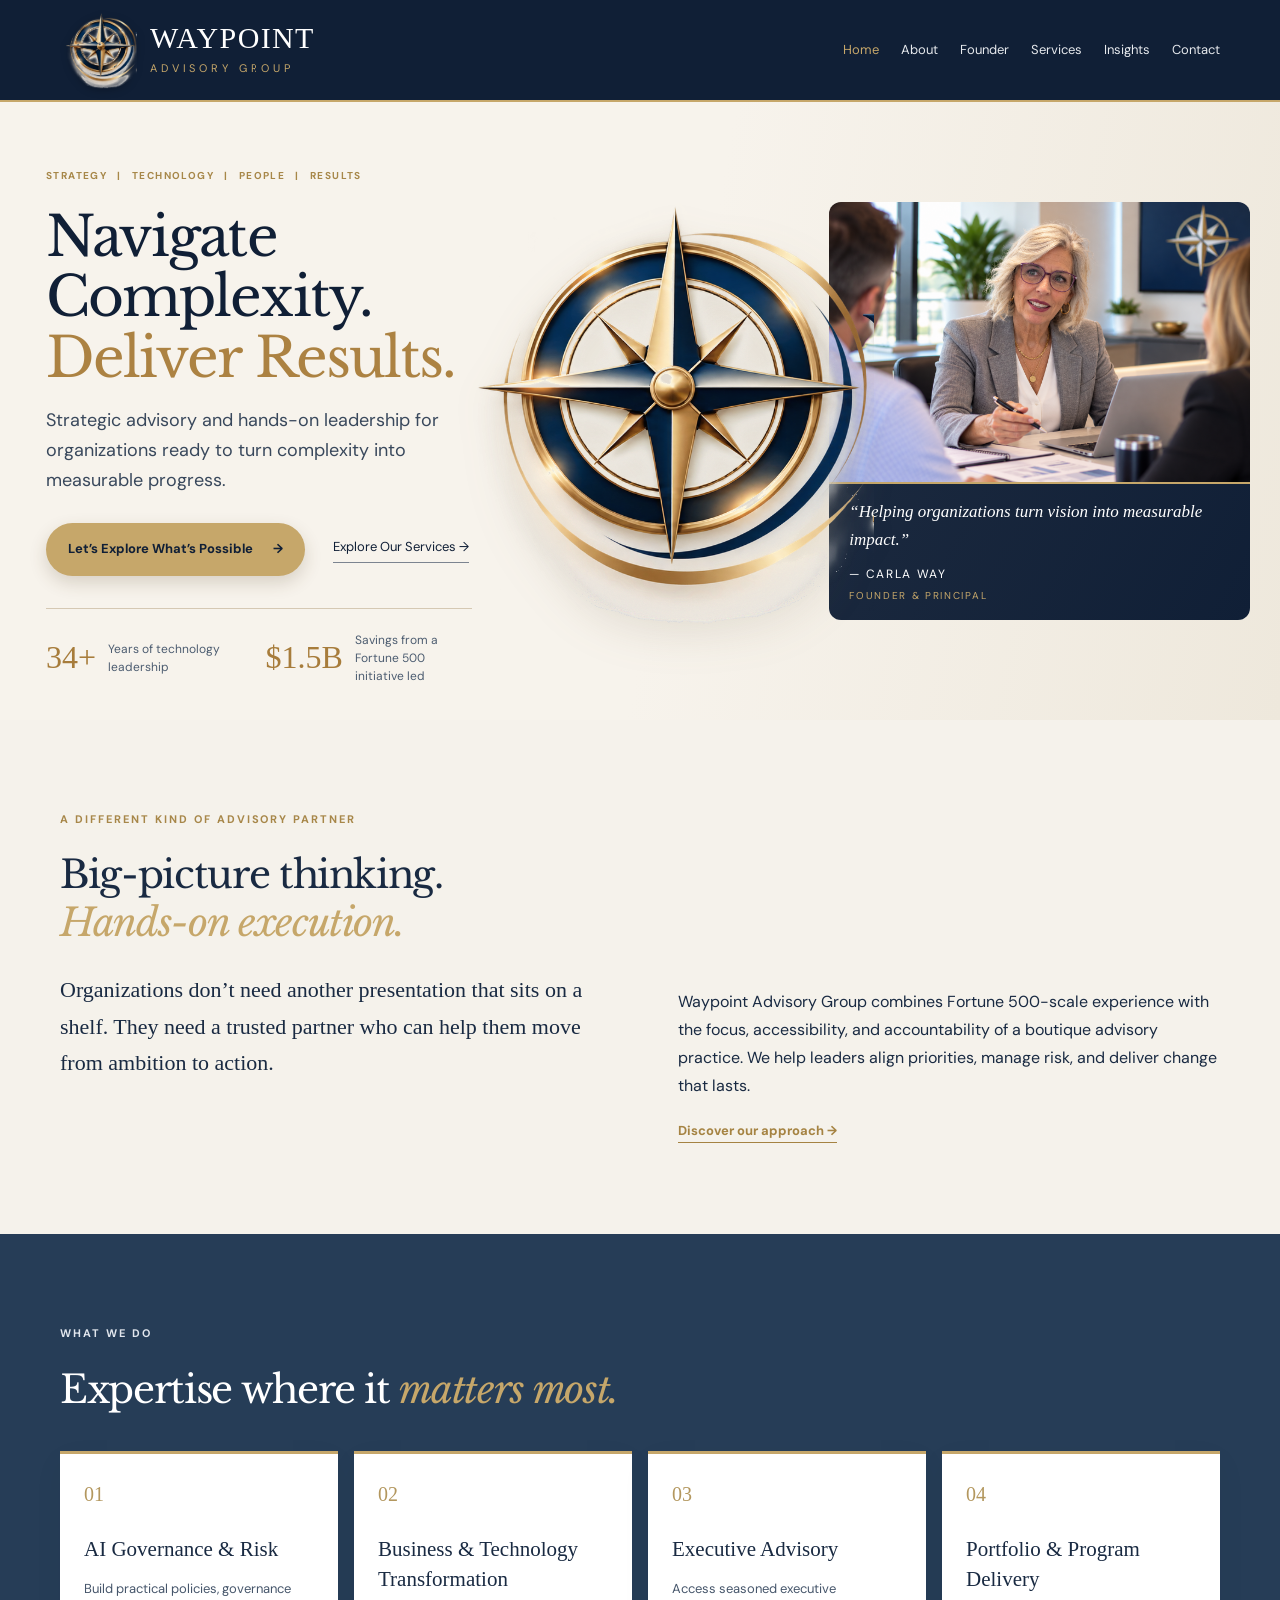
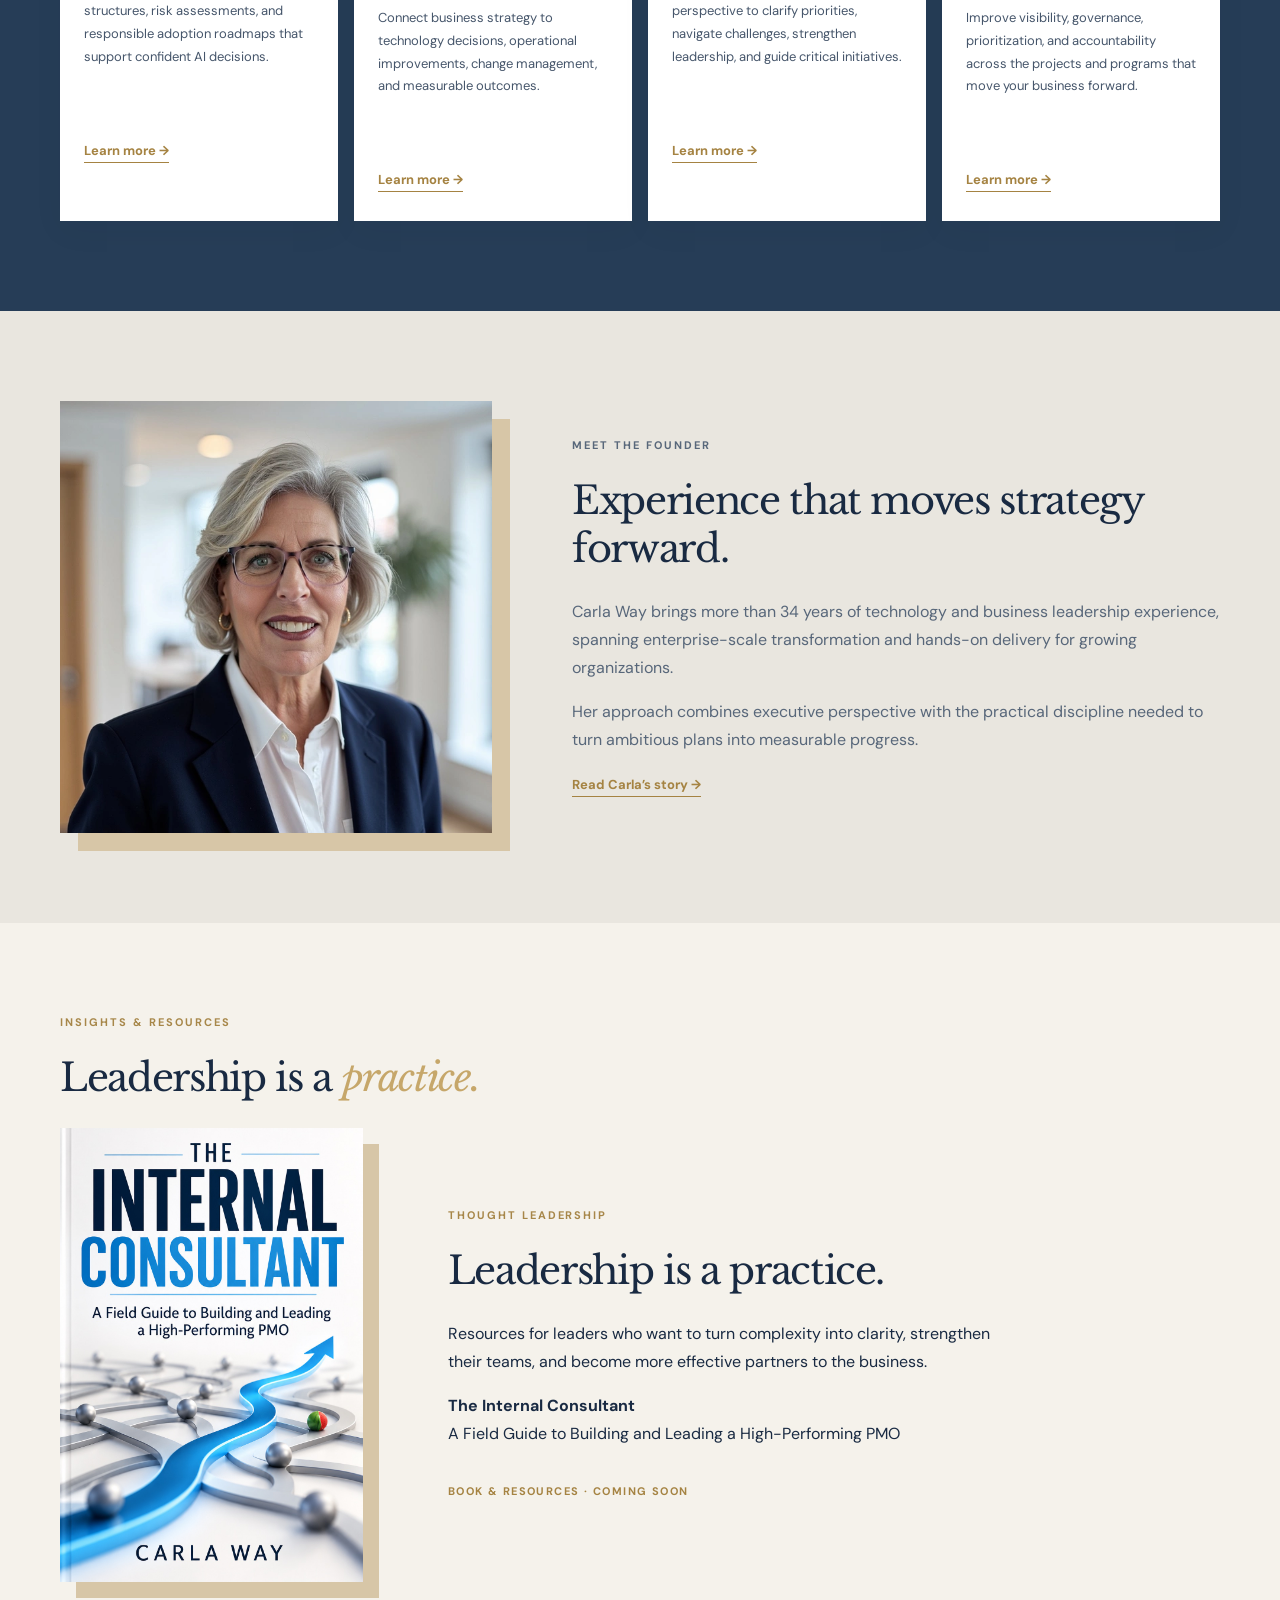
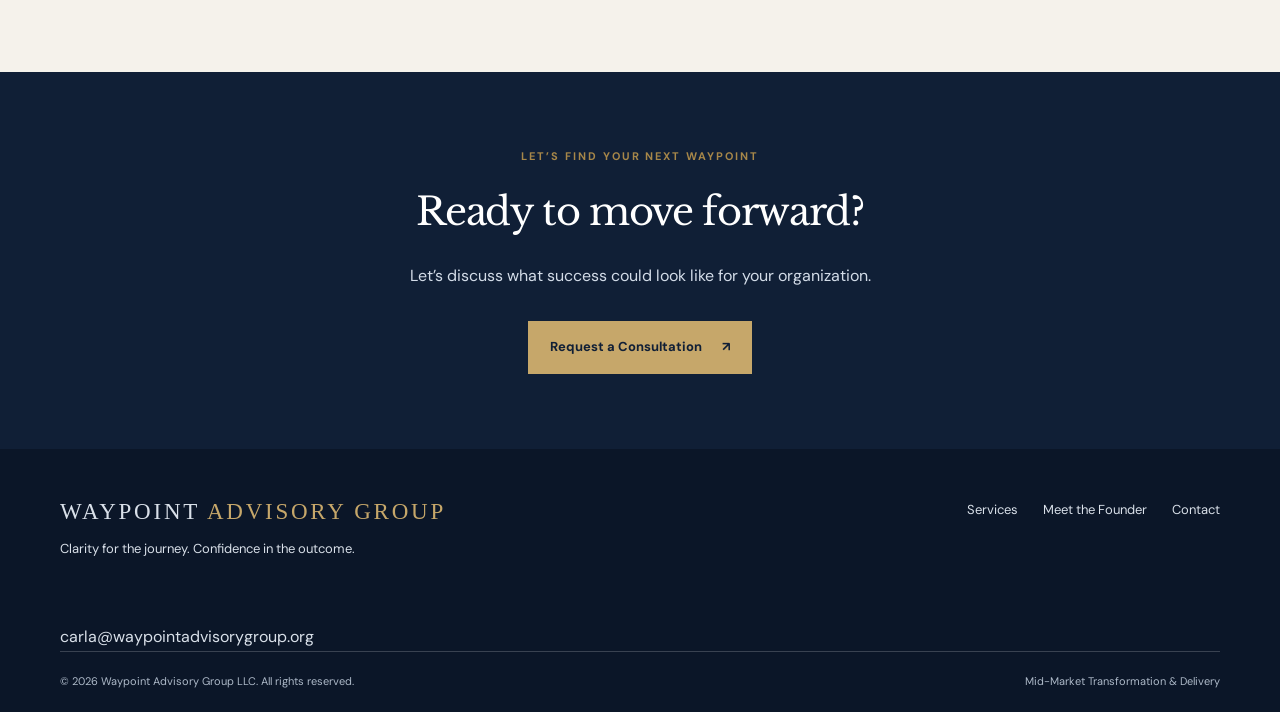
<file: index.html>
<!doctype html><html lang="en"><head><meta charset="utf-8"><meta name="viewport" content="width=device-width,initial-scale=1"><meta name="theme-color" content="#101f36"><meta name="description" content="Executive advisory, AI governance, business transformation and enterprise portfolio delivery."><title>Executive Advisory &amp; Transformation | Waypoint Advisory Group</title><link rel="icon" href="assets/favicon.svg" type="image/svg+xml"><link rel="stylesheet" href="styles.css"></head><body><a class="skip" href="#main">Skip to content</a><header class="header"><div class="wrap header-inner"><a class="brand" href="index.html" aria-label="Waypoint Advisory Group home"><img class="brand-compass" src="assets/waypoint-compass-navy-gold.png" alt="" aria-hidden="true"><span class="brand-type"><strong>WAYPOINT</strong><small>ADVISORY GROUP</small></span></a><button class="menu-toggle" aria-expanded="false" aria-controls="main-nav">Menu ☰</button><nav id="main-nav" aria-label="Main navigation"><a href="index.html" aria-current="page">Home</a><a href="about.html" >About</a><a href="founder.html" >Founder</a><a href="services.html" >Services</a><a href="insights.html" >Insights</a><a href="contact.html" >Contact</a></nav></div></header><main id="main"><section class="hero hero-cream"><div class="wrap hero-layout"><div class="hero-copy"><p class="eyebrow">STRATEGY &nbsp; | &nbsp; TECHNOLOGY &nbsp; | &nbsp; PEOPLE &nbsp; | &nbsp; RESULTS</p><h1>Navigate<br>Complexity.<br><em>Deliver Results.</em></h1><p class="lead">Strategic advisory and hands-on leadership for organizations ready to turn complexity into measurable progress.</p><div class="actions"><a class="btn" href="contact.html">Let’s Explore What’s Possible <span aria-hidden="true">→</span></a><a class="subtle-link" href="services.html">Explore Our Services →</a></div><div class="proof"><div><strong>34+</strong><span>Years of technology leadership</span></div><div><strong>$1.5B</strong><span>Savings from a Fortune 500 initiative led</span></div></div></div><div class="hero-visual"><img class="hero-compass" src="assets/waypoint-compass-navy-gold.png" alt="Navy and champagne gold Waypoint compass emblem"></div><div class="hero-portrait"><img src="Professional%20Office%20Consultation%20Meeting.png" alt="Carla Way collaborating with clients in a professional consultation meeting"><div class="hero-quote"><em>“Helping organizations turn vision into measurable impact.”</em><span>— CARLA WAY<br><small>FOUNDER &amp; PRINCIPAL</small></span></div></div></div></section><section class="section "><div class="wrap"><p class="eyebrow">A DIFFERENT KIND OF ADVISORY PARTNER</p><h2>Big-picture thinking.<br><em>Hands-on execution.</em></h2><div class="two-col"><p class="statement">Organizations don’t need another presentation that sits on a shelf. They need a trusted partner who can help them move from ambition to action.</p><div><p>Waypoint Advisory Group combines Fortune 500-scale experience with the focus, accessibility, and accountability of a boutique advisory practice. We help leaders align priorities, manage risk, and deliver change that lasts.</p><a class="inline-link" href="about.html">Discover our approach →</a></div></div></div></section><section class="section dark"><div class="wrap"><p class="eyebrow">WHAT WE DO</p><h2>Expertise where it <em>matters most.</em></h2><div class="cards"><article class="service-card"><span class="number">01</span><h3>AI Governance & Risk</h3><p>Build practical policies, governance structures, risk assessments, and responsible adoption roadmaps that support confident AI decisions.</p><a href="services.html">Learn more →</a></article><article class="service-card"><span class="number">02</span><h3>Business & Technology Transformation</h3><p>Connect business strategy to technology decisions, operational improvements, change management, and measurable outcomes.</p><a href="services.html">Learn more →</a></article><article class="service-card"><span class="number">03</span><h3>Executive Advisory</h3><p>Access seasoned executive perspective to clarify priorities, navigate challenges, strengthen leadership, and guide critical initiatives.</p><a href="services.html">Learn more →</a></article><article class="service-card"><span class="number">04</span><h3>Portfolio & Program Delivery</h3><p>Improve visibility, governance, prioritization, and accountability across the projects and programs that move your business forward.</p><a href="services.html">Learn more →</a></article></div></div></section><section class="section founder-feature"><div class="wrap feature-grid"><img src="assets/carla-way-portrait.webp" alt="Carla Way, founder of Waypoint Advisory Group" loading="lazy"><div><p class="eyebrow">MEET THE FOUNDER</p><h2>Experience that moves strategy forward.</h2><p>Carla Way brings more than 34 years of technology and business leadership experience, spanning enterprise-scale transformation and hands-on delivery for growing organizations.</p><p>Her approach combines executive perspective with the practical discipline needed to turn ambitious plans into measurable progress.</p><a class="inline-link" href="founder.html">Read Carla’s story →</a></div></div></section><section class="section "><div class="wrap"><p class="eyebrow">INSIGHTS & RESOURCES</p><h2>Leadership is a <em>practice.</em></h2><div class="book-feature"><img src="assets/internal-consultant-cover.jpg" alt="Cover of The Internal Consultant: A Field Guide to Building and Leading a High-Performing PMO, by Carla Way" loading="lazy"><div><p class="eyebrow">THOUGHT LEADERSHIP</p><h2>Leadership is a practice.</h2><p>Resources for leaders who want to turn complexity into clarity, strengthen their teams, and become more effective partners to the business.</p><p><strong>The Internal Consultant</strong><br>A Field Guide to Building and Leading a High-Performing PMO</p><span class="coming">BOOK & RESOURCES · COMING SOON</span></div></div></div></section><section class="cta"><div class="wrap"><p class="eyebrow">LET’S FIND YOUR NEXT WAYPOINT</p><h2>Ready to move forward?</h2><p>Let’s discuss what success could look like for your organization.</p><a class="btn" href="contact.html">Request a Consultation <span aria-hidden="true">↗</span></a></div></section></main><footer><div class="wrap footer-main"><div><div class="footer-title">WAYPOINT <span>ADVISORY GROUP</span></div><p>Clarity for the journey. Confidence in the outcome.</p></div><div><a href="services.html">Services</a><a href="founder.html">Meet the Founder</a><a href="contact.html">Contact</a></div></div><div class="wrap footer-contact"><a href="mailto:carla@waypointadvisorygroup.org">carla@waypointadvisorygroup.org</a></div><div class="wrap footer-bottom"><span>© <span id="year">2026</span> Waypoint Advisory Group LLC. All rights reserved.</span><span>Mid-Market Transformation & Delivery</span></div></footer><script src="script.js"></script></body></html>
</file>
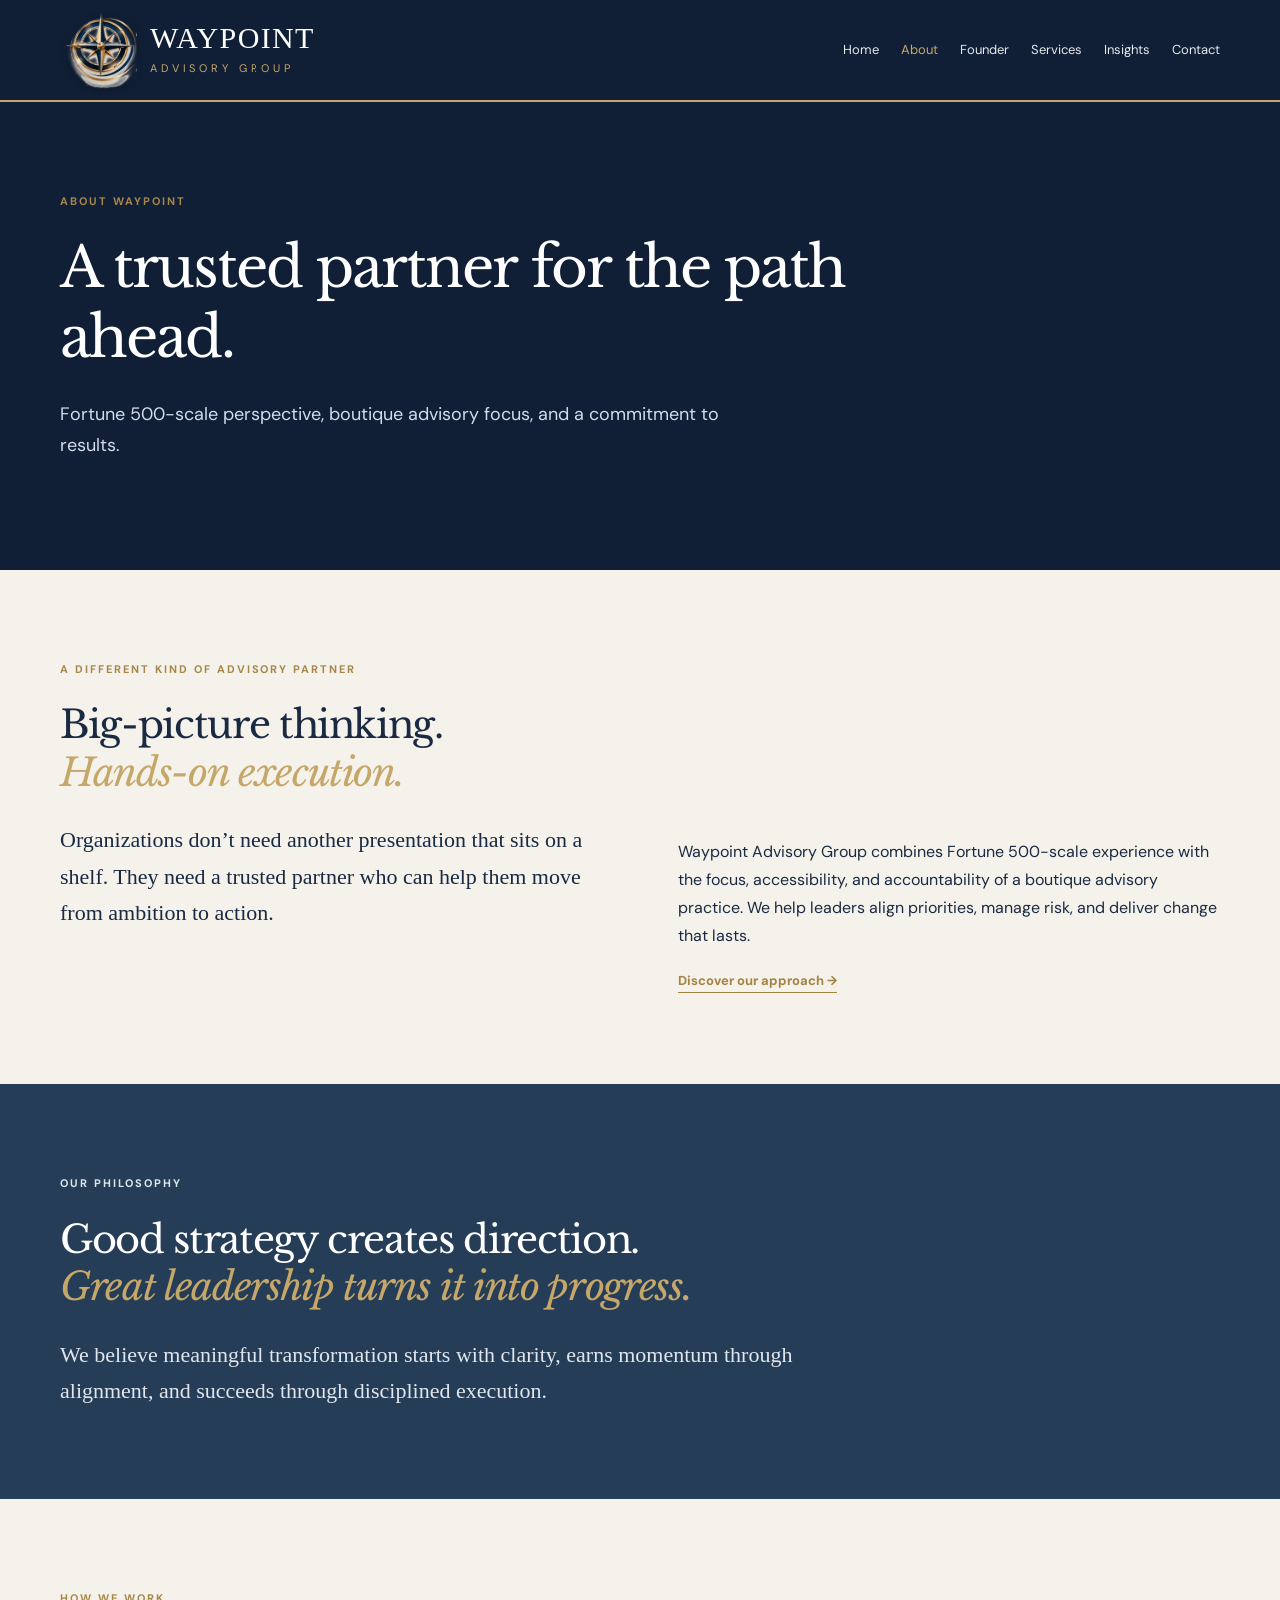
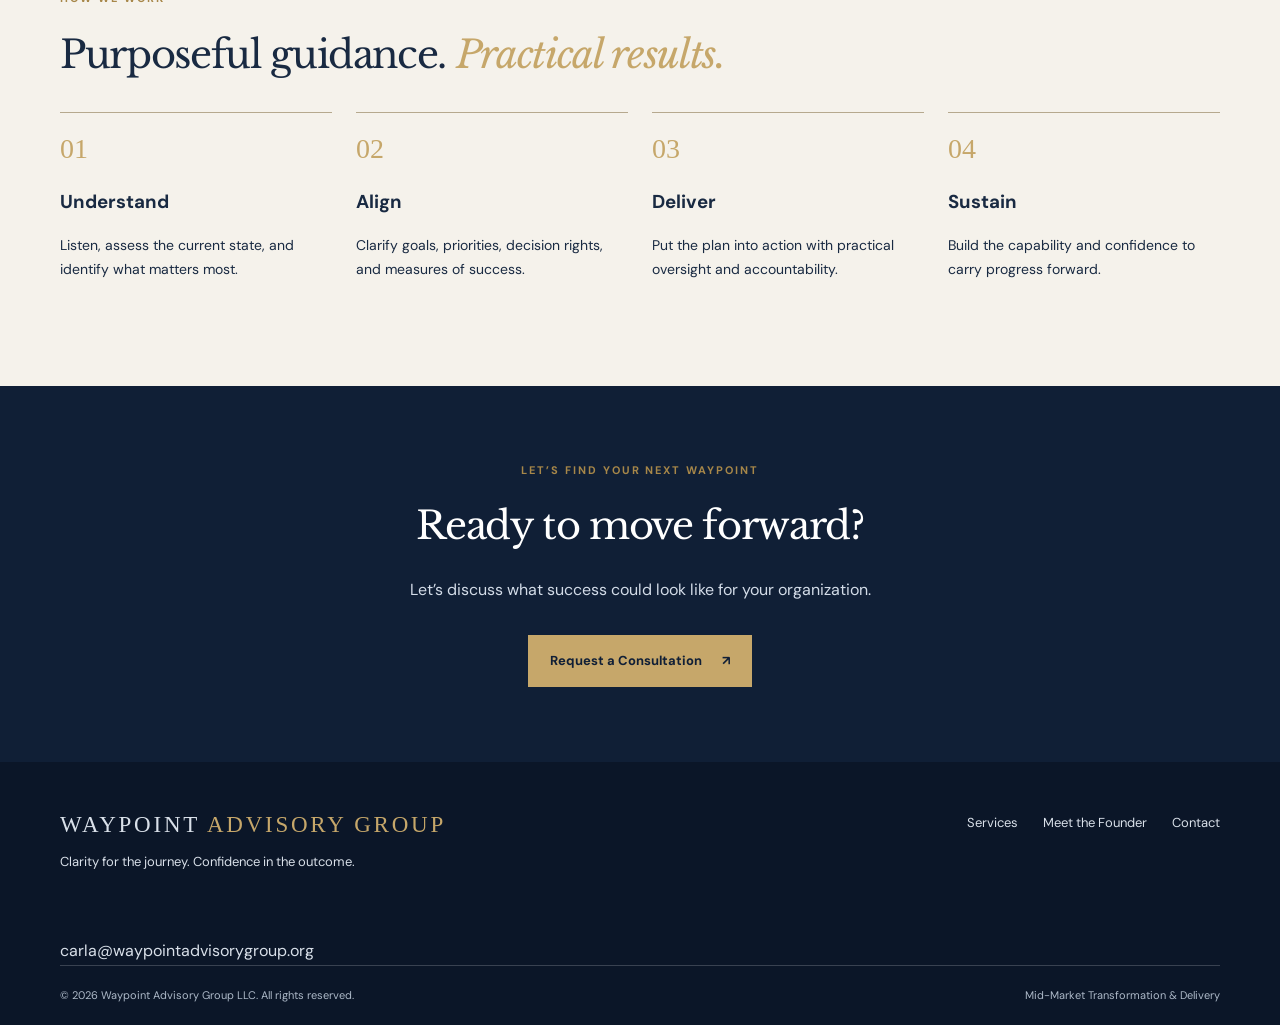
<file: about.html>
<!doctype html><html lang="en"><head><meta charset="utf-8"><meta name="viewport" content="width=device-width,initial-scale=1"><meta name="theme-color" content="#101f36"><meta name="description" content="Learn about the mission, philosophy and practical approach of Waypoint Advisory Group."><title>About Waypoint | Waypoint Advisory Group</title><link rel="icon" href="assets/favicon.svg" type="image/svg+xml"><link rel="stylesheet" href="styles.css"></head><body><a class="skip" href="#main">Skip to content</a><header class="header"><div class="wrap header-inner"><a class="brand" href="index.html" aria-label="Waypoint Advisory Group home"><img class="brand-compass" src="assets/waypoint-compass-navy-gold.png" alt="" aria-hidden="true"><span class="brand-type"><strong>WAYPOINT</strong><small>ADVISORY GROUP</small></span></a><button class="menu-toggle" aria-expanded="false" aria-controls="main-nav">Menu ☰</button><nav id="main-nav" aria-label="Main navigation"><a href="index.html" >Home</a><a href="about.html" aria-current="page">About</a><a href="founder.html" >Founder</a><a href="services.html" >Services</a><a href="insights.html" >Insights</a><a href="contact.html" >Contact</a></nav></div></header><main id="main"><section class="page-banner"><div class="wrap"><p class="eyebrow">ABOUT WAYPOINT</p><h1>A trusted partner for the path ahead.</h1><p>Fortune 500-scale perspective, boutique advisory focus, and a commitment to results.</p></div></section><section class="section "><div class="wrap"><p class="eyebrow">A DIFFERENT KIND OF ADVISORY PARTNER</p><h2>Big-picture thinking.<br><em>Hands-on execution.</em></h2><div class="two-col"><p class="statement">Organizations don’t need another presentation that sits on a shelf. They need a trusted partner who can help them move from ambition to action.</p><div><p>Waypoint Advisory Group combines Fortune 500-scale experience with the focus, accessibility, and accountability of a boutique advisory practice. We help leaders align priorities, manage risk, and deliver change that lasts.</p><a class="inline-link" href="about.html">Discover our approach →</a></div></div></div></section><section class="section dark"><div class="wrap"><p class="eyebrow">OUR PHILOSOPHY</p><h2>Good strategy creates direction.<br><em>Great leadership turns it into progress.</em></h2><p class="statement narrow">We believe meaningful transformation starts with clarity, earns momentum through alignment, and succeeds through disciplined execution.</p></div></section><section class="section "><div class="wrap"><p class="eyebrow">HOW WE WORK</p><h2>Purposeful guidance. <em>Practical results.</em></h2><div class="steps"><article><span>01</span><h3>Understand</h3><p>Listen, assess the current state, and identify what matters most.</p></article><article><span>02</span><h3>Align</h3><p>Clarify goals, priorities, decision rights, and measures of success.</p></article><article><span>03</span><h3>Deliver</h3><p>Put the plan into action with practical oversight and accountability.</p></article><article><span>04</span><h3>Sustain</h3><p>Build the capability and confidence to carry progress forward.</p></article></div></div></section><section class="cta"><div class="wrap"><p class="eyebrow">LET’S FIND YOUR NEXT WAYPOINT</p><h2>Ready to move forward?</h2><p>Let’s discuss what success could look like for your organization.</p><a class="btn" href="contact.html">Request a Consultation <span aria-hidden="true">↗</span></a></div></section></main><footer><div class="wrap footer-main"><div><div class="footer-title">WAYPOINT <span>ADVISORY GROUP</span></div><p>Clarity for the journey. Confidence in the outcome.</p></div><div><a href="services.html">Services</a><a href="founder.html">Meet the Founder</a><a href="contact.html">Contact</a></div></div><div class="wrap footer-contact"><a href="mailto:carla@waypointadvisorygroup.org">carla@waypointadvisorygroup.org</a></div><div class="wrap footer-bottom"><span>© <span id="year">2026</span> Waypoint Advisory Group LLC. All rights reserved.</span><span>Mid-Market Transformation & Delivery</span></div></footer><script src="script.js"></script></body></html>
</file>
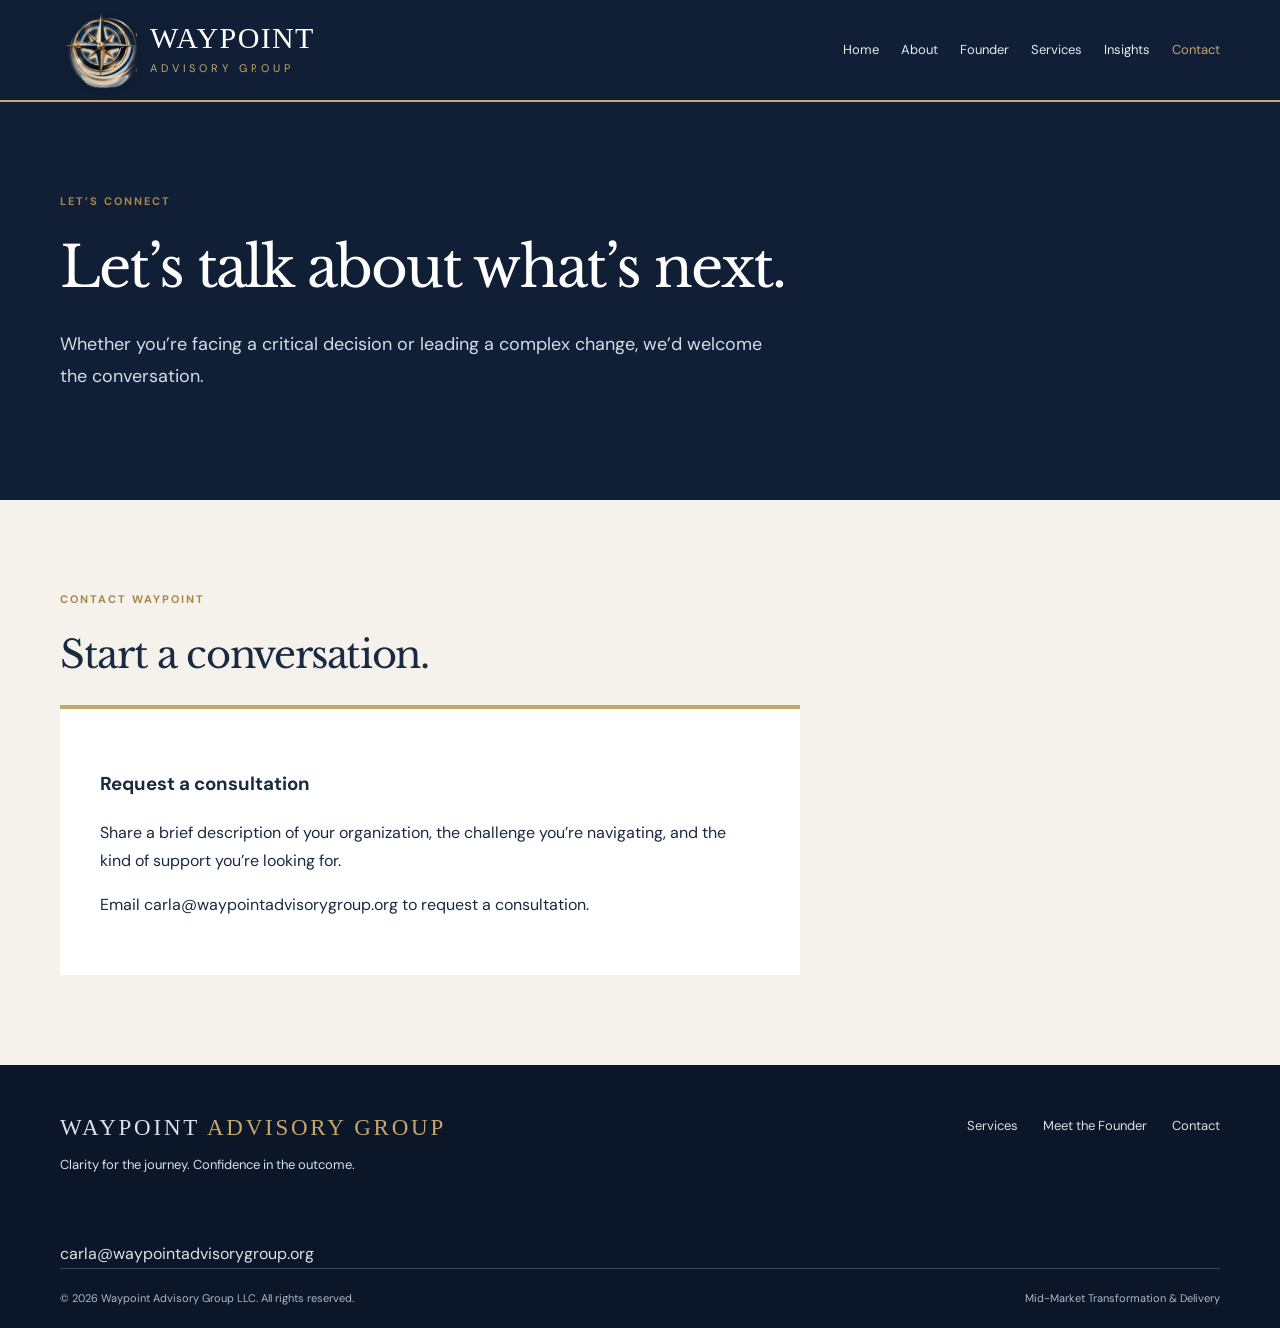
<file: contact.html>
<!doctype html><html lang="en"><head><meta charset="utf-8"><meta name="viewport" content="width=device-width,initial-scale=1"><meta name="theme-color" content="#101f36"><meta name="description" content="Start a conversation with Waypoint Advisory Group about executive advisory, AI governance or transformation."><title>Contact | Waypoint Advisory Group</title><link rel="icon" href="assets/favicon.svg" type="image/svg+xml"><link rel="stylesheet" href="styles.css"></head><body><a class="skip" href="#main">Skip to content</a><header class="header"><div class="wrap header-inner"><a class="brand" href="index.html" aria-label="Waypoint Advisory Group home"><img class="brand-compass" src="assets/waypoint-compass-navy-gold.png" alt="" aria-hidden="true"><span class="brand-type"><strong>WAYPOINT</strong><small>ADVISORY GROUP</small></span></a><button class="menu-toggle" aria-expanded="false" aria-controls="main-nav">Menu ☰</button><nav id="main-nav" aria-label="Main navigation"><a href="index.html" >Home</a><a href="about.html" >About</a><a href="founder.html" >Founder</a><a href="services.html" >Services</a><a href="insights.html" >Insights</a><a href="contact.html" aria-current="page">Contact</a></nav></div></header><main id="main"><section class="page-banner"><div class="wrap"><p class="eyebrow">LET’S CONNECT</p><h1>Let’s talk about what’s next.</h1><p>Whether you’re facing a critical decision or leading a complex change, we’d welcome the conversation.</p></div></section><section class="section "><div class="wrap"><p class="eyebrow">CONTACT WAYPOINT</p><h2>Start a conversation.</h2><div class="contact-panel"><h3>Request a consultation</h3><p>Share a brief description of your organization, the challenge you’re navigating, and the kind of support you’re looking for.</p><p>Email <a href="mailto:carla@waypointadvisorygroup.org?subject=Waypoint%20Advisory%20Group%20Consultation">carla@waypointadvisorygroup.org</a> to request a consultation.</p></div></div></section></main><footer><div class="wrap footer-main"><div><div class="footer-title">WAYPOINT <span>ADVISORY GROUP</span></div><p>Clarity for the journey. Confidence in the outcome.</p></div><div><a href="services.html">Services</a><a href="founder.html">Meet the Founder</a><a href="contact.html">Contact</a></div></div><div class="wrap footer-contact"><a href="mailto:carla@waypointadvisorygroup.org">carla@waypointadvisorygroup.org</a></div><div class="wrap footer-bottom"><span>© <span id="year">2026</span> Waypoint Advisory Group LLC. All rights reserved.</span><span>Mid-Market Transformation & Delivery</span></div></footer><script src="script.js"></script></body></html>
</file>
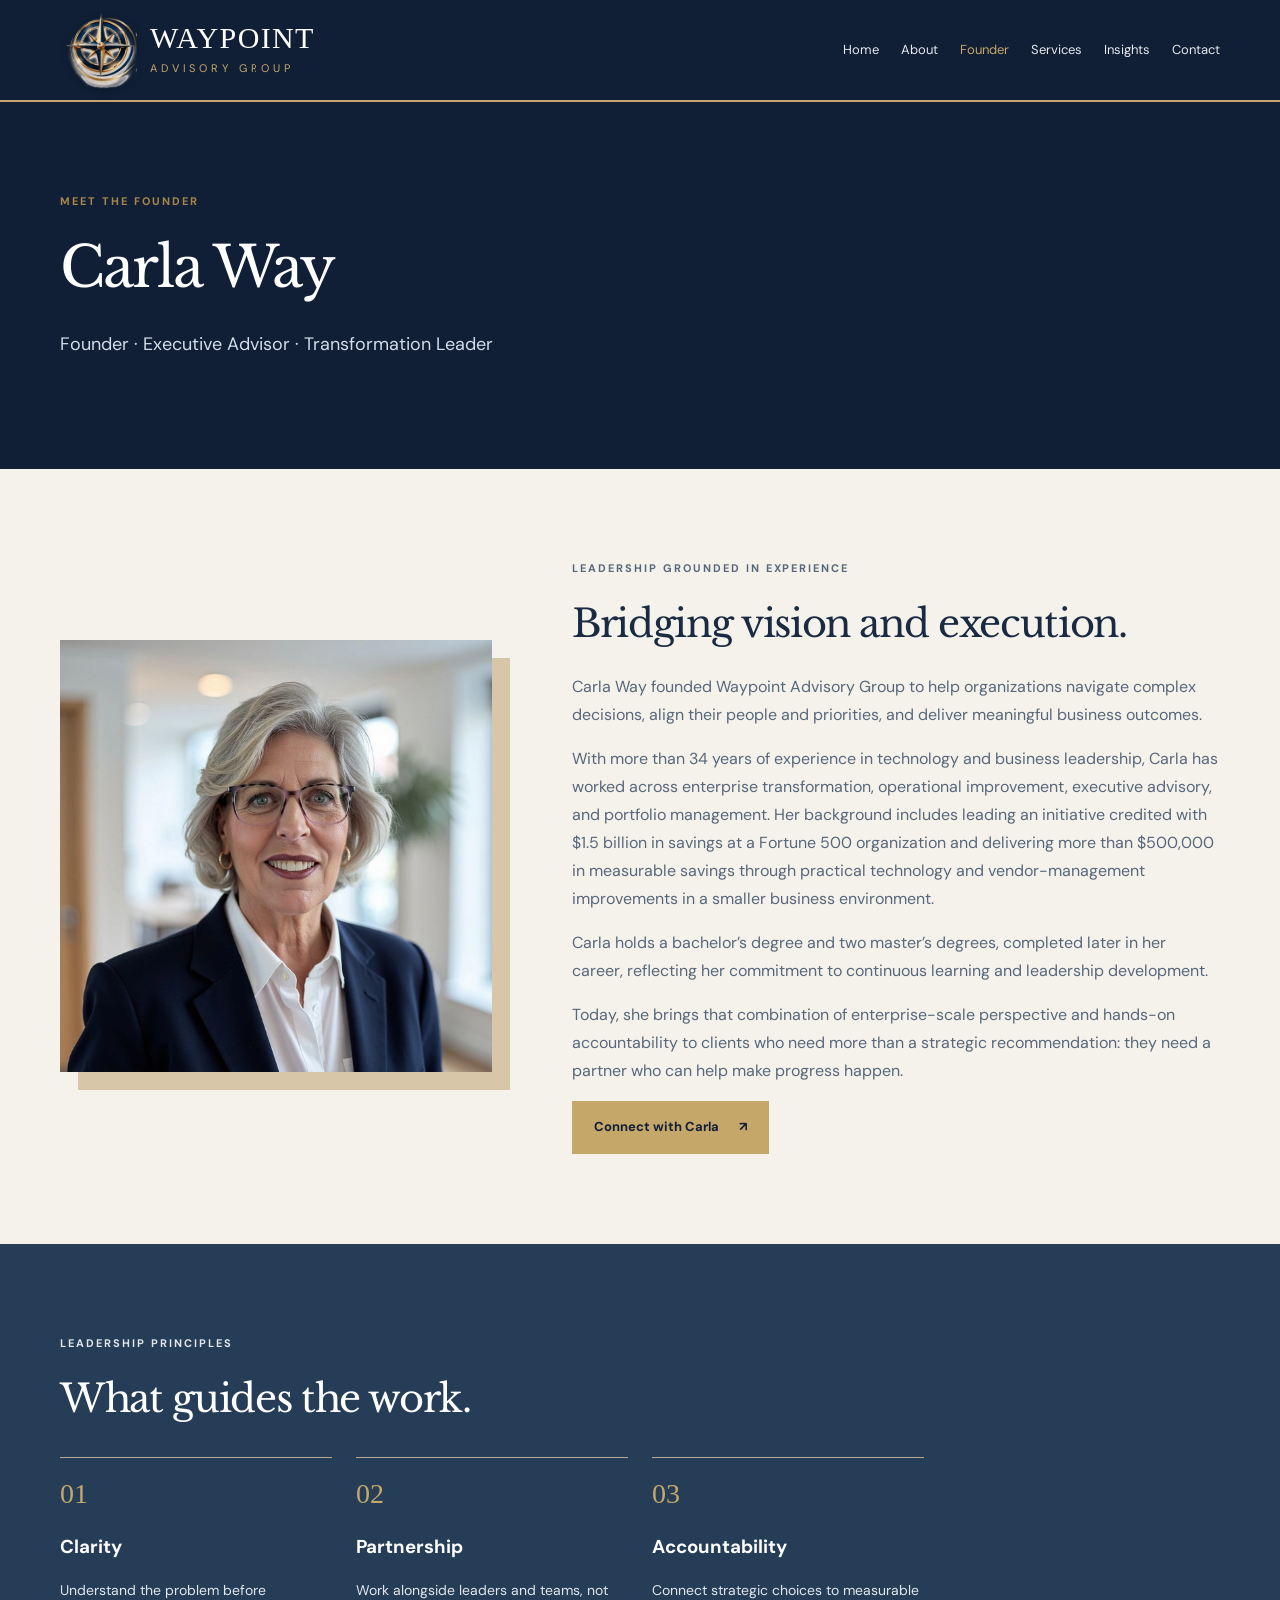
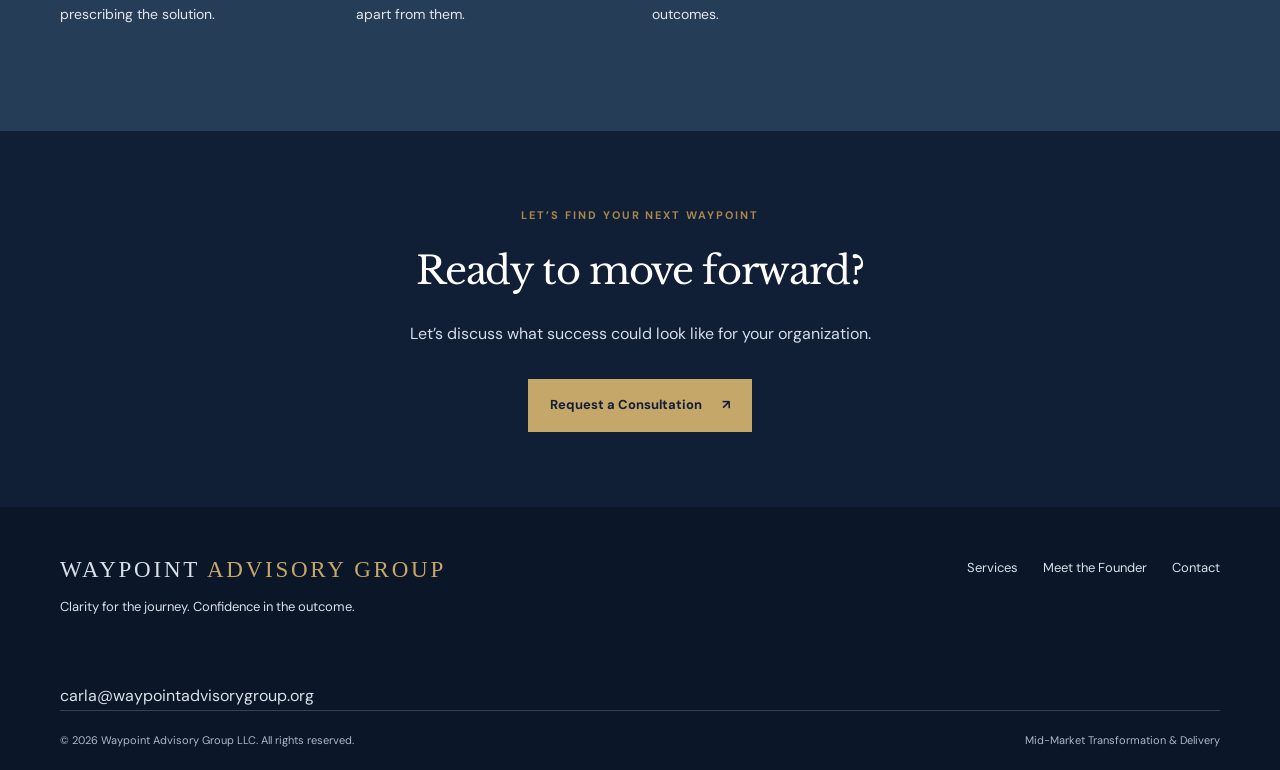
<file: founder.html>
<!doctype html><html lang="en"><head><meta charset="utf-8"><meta name="viewport" content="width=device-width,initial-scale=1"><meta name="theme-color" content="#101f36"><meta name="description" content="Meet Carla Way, founder of Waypoint Advisory Group and an experienced technology and transformation executive."><title>Meet Carla Way | Waypoint Advisory Group</title><link rel="icon" href="assets/favicon.svg" type="image/svg+xml"><link rel="stylesheet" href="styles.css"></head><body><a class="skip" href="#main">Skip to content</a><header class="header"><div class="wrap header-inner"><a class="brand" href="index.html" aria-label="Waypoint Advisory Group home"><img class="brand-compass" src="assets/waypoint-compass-navy-gold.png" alt="" aria-hidden="true"><span class="brand-type"><strong>WAYPOINT</strong><small>ADVISORY GROUP</small></span></a><button class="menu-toggle" aria-expanded="false" aria-controls="main-nav">Menu ☰</button><nav id="main-nav" aria-label="Main navigation"><a href="index.html" >Home</a><a href="about.html" >About</a><a href="founder.html" aria-current="page">Founder</a><a href="services.html" >Services</a><a href="insights.html" >Insights</a><a href="contact.html" >Contact</a></nav></div></header><main id="main"><section class="page-banner"><div class="wrap"><p class="eyebrow">MEET THE FOUNDER</p><h1>Carla Way</h1><p>Founder · Executive Advisor · Transformation Leader</p></div></section><section class="section"><div class="wrap bio-grid"><img src="assets/carla-way-portrait.webp" alt="Professional portrait of Carla Way" class="portrait"><div><p class="eyebrow">LEADERSHIP GROUNDED IN EXPERIENCE</p><h2>Bridging vision and execution.</h2><p>Carla Way founded Waypoint Advisory Group to help organizations navigate complex decisions, align their people and priorities, and deliver meaningful business outcomes.</p><p>With more than 34 years of experience in technology and business leadership, Carla has worked across enterprise transformation, operational improvement, executive advisory, and portfolio management. Her background includes leading an initiative credited with $1.5 billion in savings at a Fortune 500 organization and delivering more than $500,000 in measurable savings through practical technology and vendor-management improvements in a smaller business environment.</p><p>Carla holds a bachelor’s degree and two master’s degrees, completed later in her career, reflecting her commitment to continuous learning and leadership development.</p><p>Today, she brings that combination of enterprise-scale perspective and hands-on accountability to clients who need more than a strategic recommendation: they need a partner who can help make progress happen.</p><a class="btn" href="contact.html">Connect with Carla <span aria-hidden="true">↗</span></a></div></div></section><section class="section dark"><div class="wrap"><p class="eyebrow">LEADERSHIP PRINCIPLES</p><h2>What guides the work.</h2><div class="steps"><article><span>01</span><h3>Clarity</h3><p>Understand the problem before prescribing the solution.</p></article><article><span>02</span><h3>Partnership</h3><p>Work alongside leaders and teams, not apart from them.</p></article><article><span>03</span><h3>Accountability</h3><p>Connect strategic choices to measurable outcomes.</p></article></div></div></section><section class="cta"><div class="wrap"><p class="eyebrow">LET’S FIND YOUR NEXT WAYPOINT</p><h2>Ready to move forward?</h2><p>Let’s discuss what success could look like for your organization.</p><a class="btn" href="contact.html">Request a Consultation <span aria-hidden="true">↗</span></a></div></section></main><footer><div class="wrap footer-main"><div><div class="footer-title">WAYPOINT <span>ADVISORY GROUP</span></div><p>Clarity for the journey. Confidence in the outcome.</p></div><div><a href="services.html">Services</a><a href="founder.html">Meet the Founder</a><a href="contact.html">Contact</a></div></div><div class="wrap footer-contact"><a href="mailto:carla@waypointadvisorygroup.org">carla@waypointadvisorygroup.org</a></div><div class="wrap footer-bottom"><span>© <span id="year">2026</span> Waypoint Advisory Group LLC. All rights reserved.</span><span>Mid-Market Transformation & Delivery</span></div></footer><script src="script.js"></script></body></html>
</file>
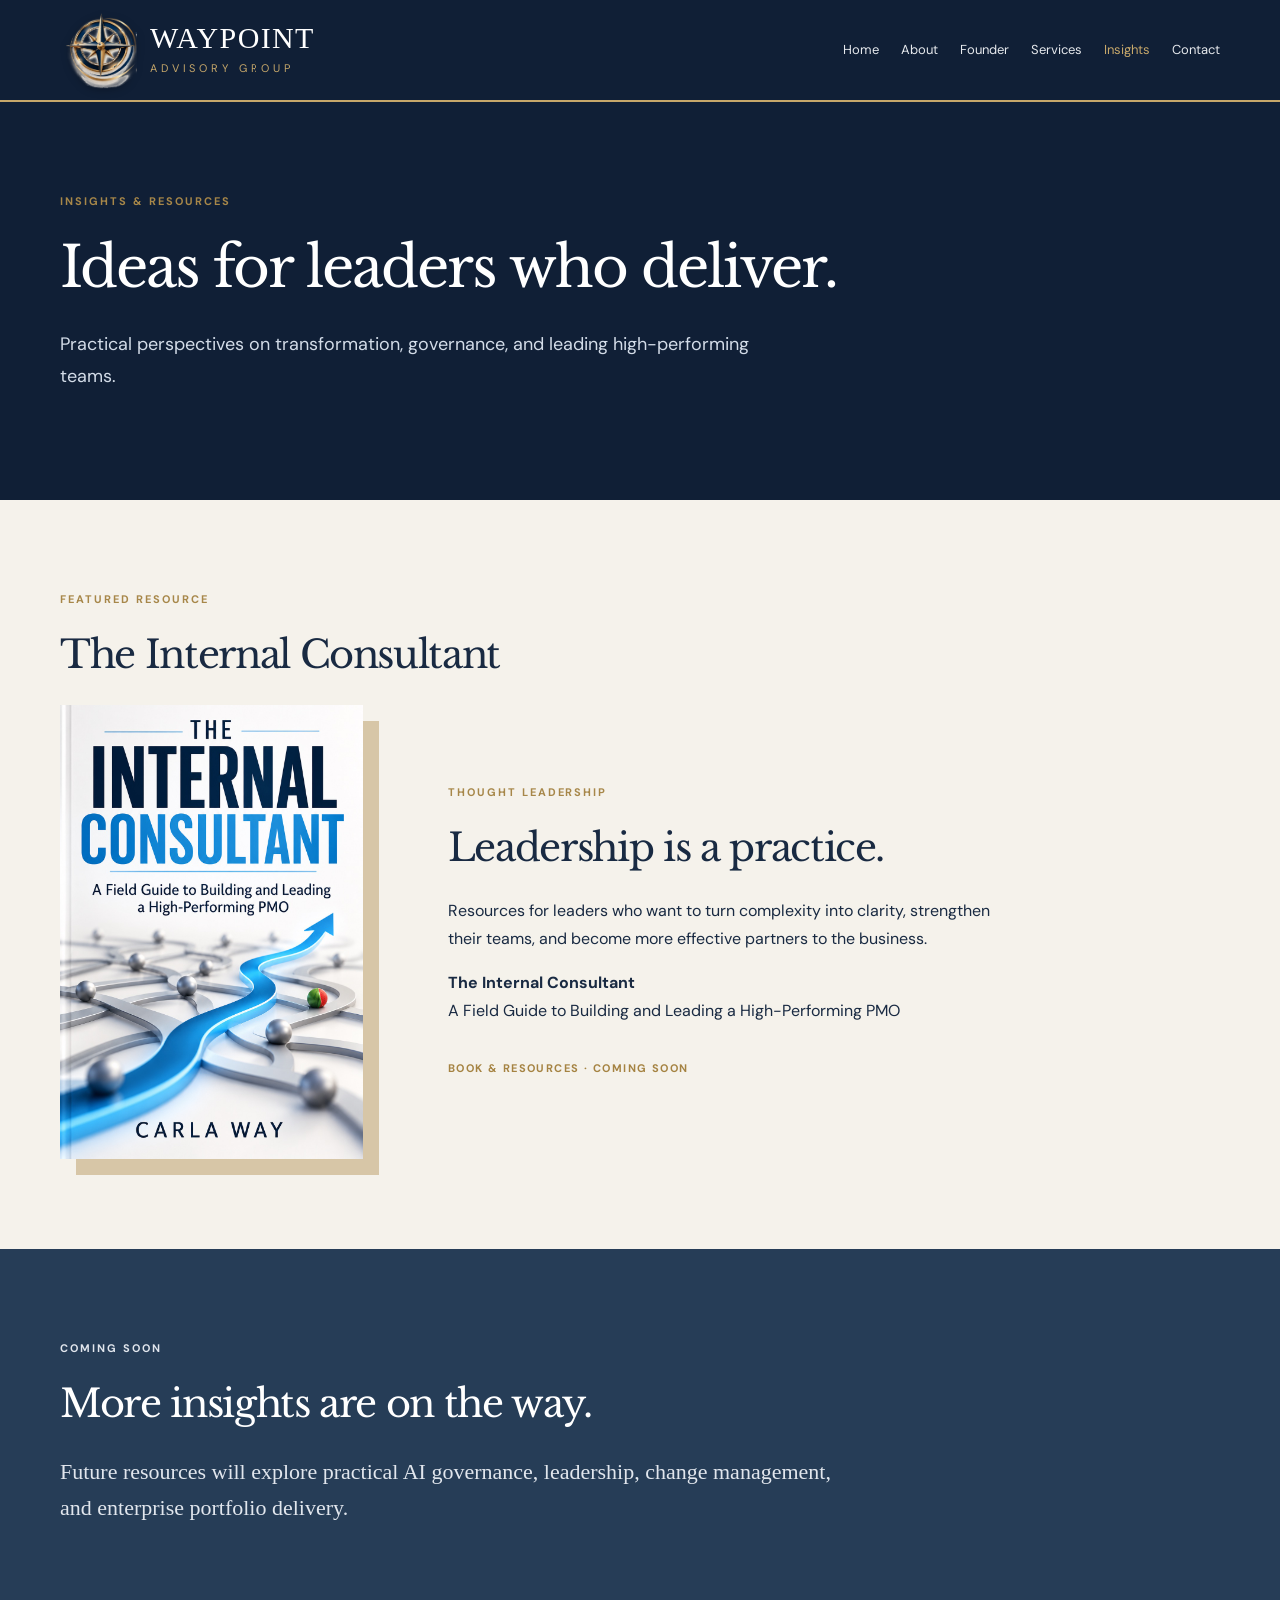
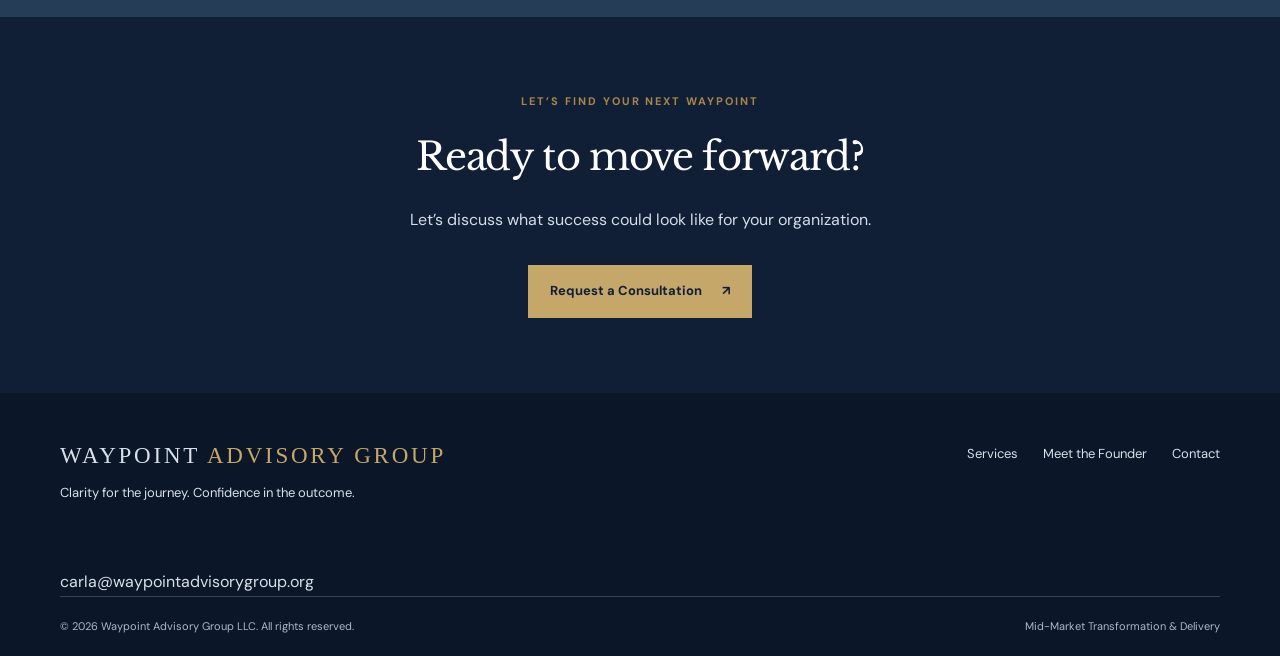
<file: insights.html>
<!doctype html><html lang="en"><head><meta charset="utf-8"><meta name="viewport" content="width=device-width,initial-scale=1"><meta name="theme-color" content="#101f36"><meta name="description" content="Leadership resources and The Internal Consultant book by Carla Way."><title>Insights &amp; Resources | Waypoint Advisory Group</title><link rel="icon" href="assets/favicon.svg" type="image/svg+xml"><link rel="stylesheet" href="styles.css"></head><body><a class="skip" href="#main">Skip to content</a><header class="header"><div class="wrap header-inner"><a class="brand" href="index.html" aria-label="Waypoint Advisory Group home"><img class="brand-compass" src="assets/waypoint-compass-navy-gold.png" alt="" aria-hidden="true"><span class="brand-type"><strong>WAYPOINT</strong><small>ADVISORY GROUP</small></span></a><button class="menu-toggle" aria-expanded="false" aria-controls="main-nav">Menu ☰</button><nav id="main-nav" aria-label="Main navigation"><a href="index.html" >Home</a><a href="about.html" >About</a><a href="founder.html" >Founder</a><a href="services.html" >Services</a><a href="insights.html" aria-current="page">Insights</a><a href="contact.html" >Contact</a></nav></div></header><main id="main"><section class="page-banner"><div class="wrap"><p class="eyebrow">INSIGHTS & RESOURCES</p><h1>Ideas for leaders who deliver.</h1><p>Practical perspectives on transformation, governance, and leading high-performing teams.</p></div></section><section class="section "><div class="wrap"><p class="eyebrow">FEATURED RESOURCE</p><h2>The Internal Consultant</h2><div class="book-feature"><img src="assets/internal-consultant-cover.jpg" alt="Cover of The Internal Consultant: A Field Guide to Building and Leading a High-Performing PMO, by Carla Way" loading="lazy"><div><p class="eyebrow">THOUGHT LEADERSHIP</p><h2>Leadership is a practice.</h2><p>Resources for leaders who want to turn complexity into clarity, strengthen their teams, and become more effective partners to the business.</p><p><strong>The Internal Consultant</strong><br>A Field Guide to Building and Leading a High-Performing PMO</p><span class="coming">BOOK & RESOURCES · COMING SOON</span></div></div></div></section><section class="section dark"><div class="wrap"><p class="eyebrow">COMING SOON</p><h2>More insights are on the way.</h2><p class="statement narrow">Future resources will explore practical AI governance, leadership, change management, and enterprise portfolio delivery.</p></div></section><section class="cta"><div class="wrap"><p class="eyebrow">LET’S FIND YOUR NEXT WAYPOINT</p><h2>Ready to move forward?</h2><p>Let’s discuss what success could look like for your organization.</p><a class="btn" href="contact.html">Request a Consultation <span aria-hidden="true">↗</span></a></div></section></main><footer><div class="wrap footer-main"><div><div class="footer-title">WAYPOINT <span>ADVISORY GROUP</span></div><p>Clarity for the journey. Confidence in the outcome.</p></div><div><a href="services.html">Services</a><a href="founder.html">Meet the Founder</a><a href="contact.html">Contact</a></div></div><div class="wrap footer-contact"><a href="mailto:carla@waypointadvisorygroup.org">carla@waypointadvisorygroup.org</a></div><div class="wrap footer-bottom"><span>© <span id="year">2026</span> Waypoint Advisory Group LLC. All rights reserved.</span><span>Mid-Market Transformation & Delivery</span></div></footer><script src="script.js"></script></body></html>
</file>
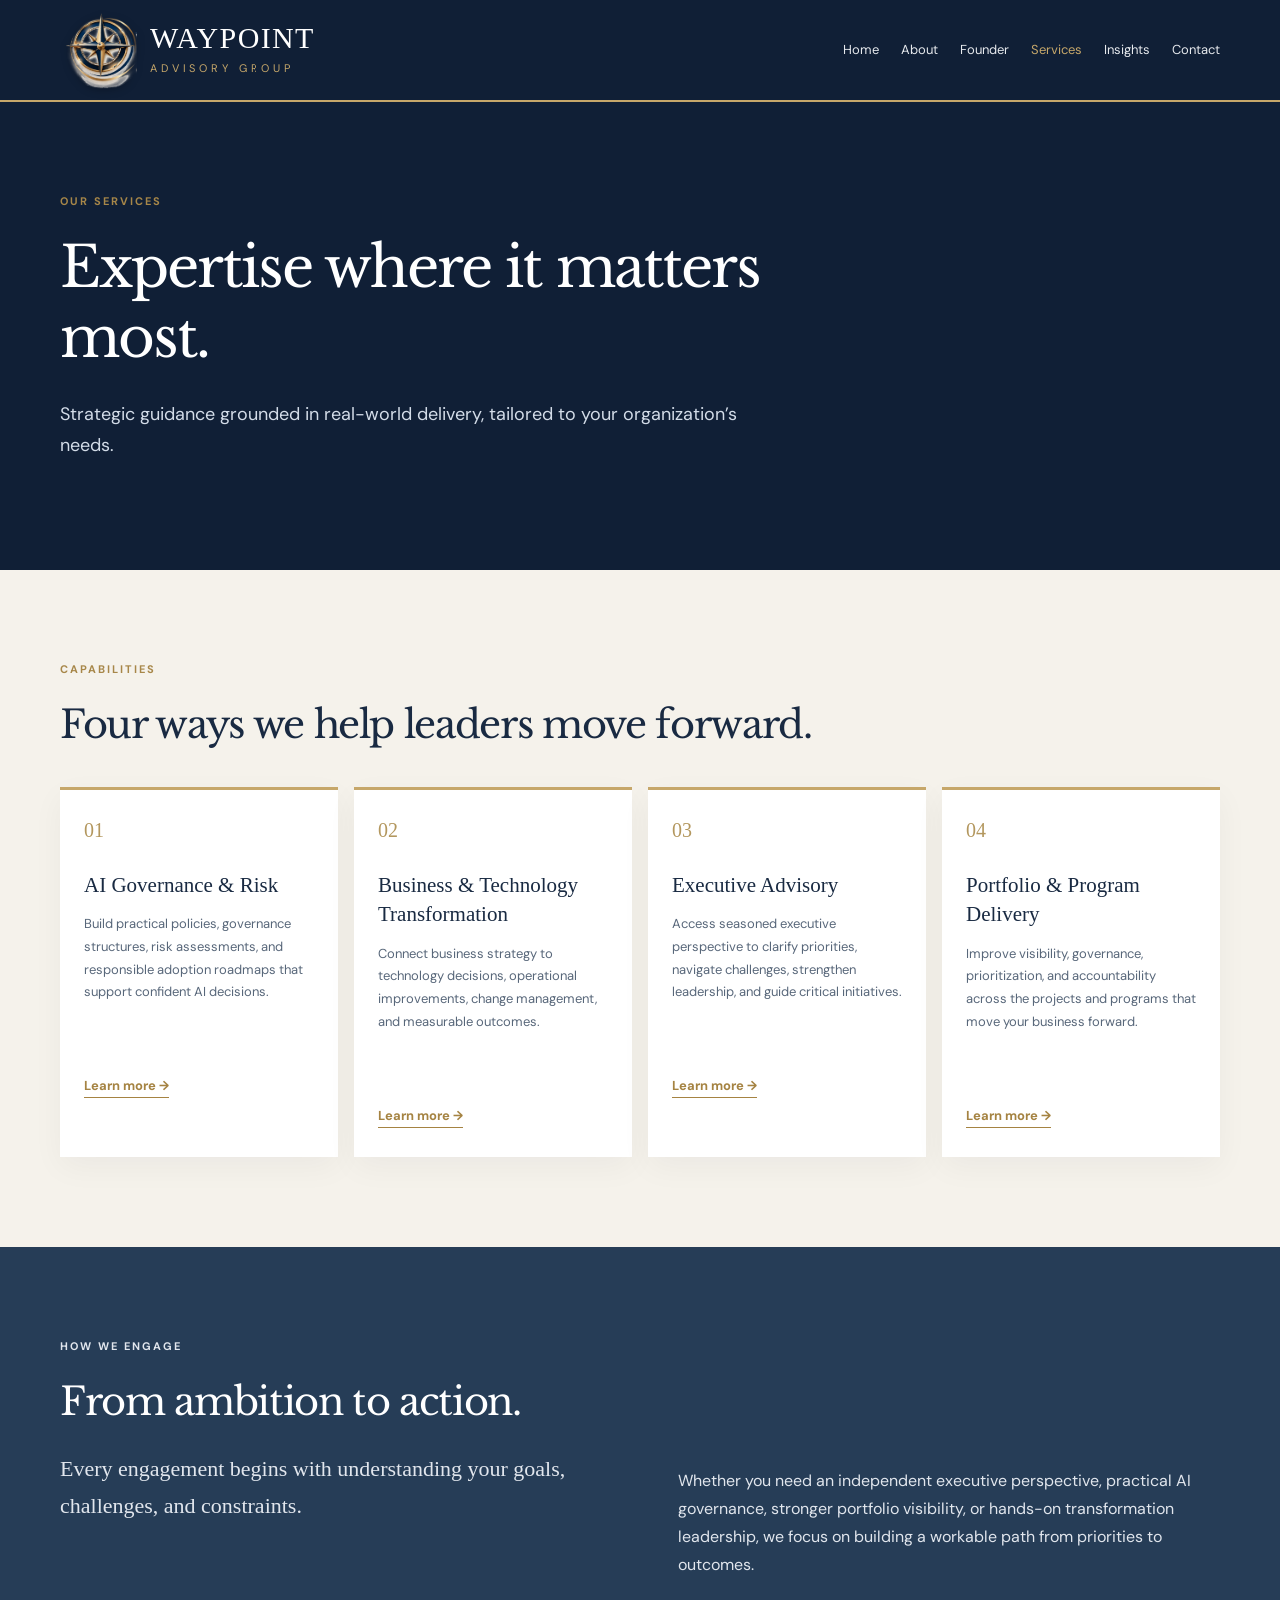
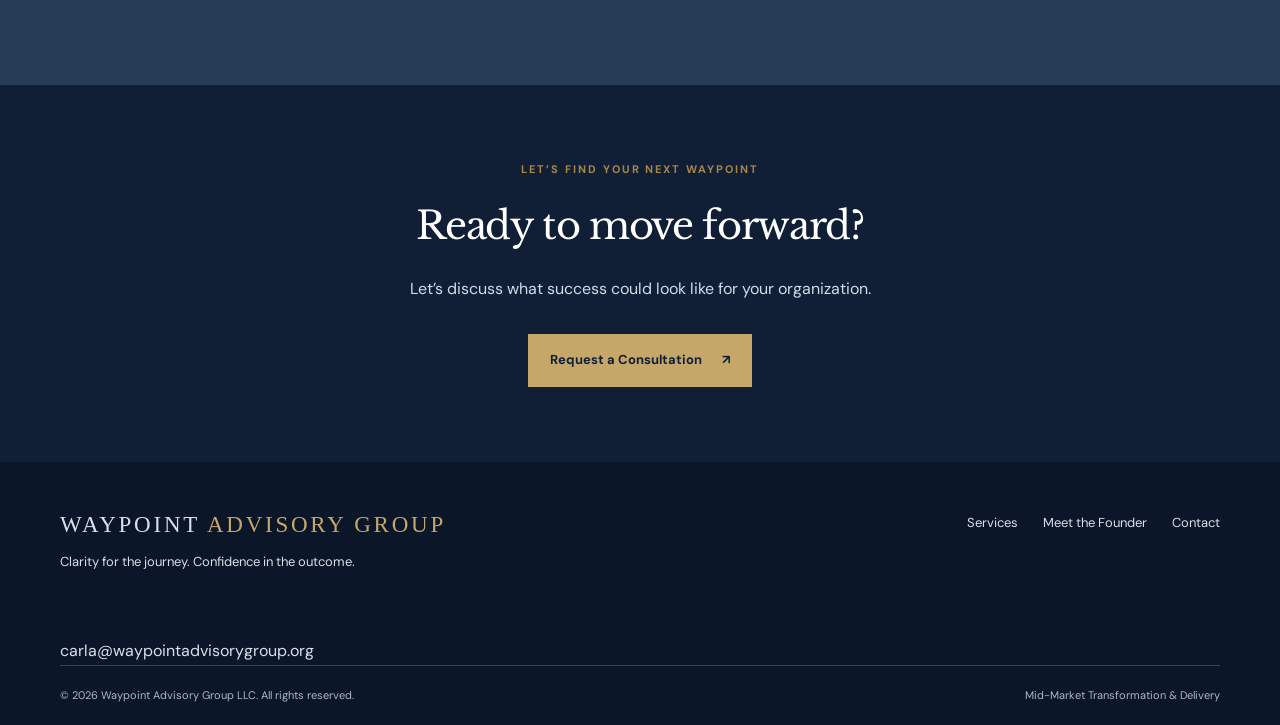
<file: services.html>
<!doctype html><html lang="en"><head><meta charset="utf-8"><meta name="viewport" content="width=device-width,initial-scale=1"><meta name="theme-color" content="#101f36"><meta name="description" content="Explore AI governance, business and technology transformation, executive advisory, and portfolio delivery services."><title>Services | Waypoint Advisory Group</title><link rel="icon" href="assets/favicon.svg" type="image/svg+xml"><link rel="stylesheet" href="styles.css"></head><body><a class="skip" href="#main">Skip to content</a><header class="header"><div class="wrap header-inner"><a class="brand" href="index.html" aria-label="Waypoint Advisory Group home"><img class="brand-compass" src="assets/waypoint-compass-navy-gold.png" alt="" aria-hidden="true"><span class="brand-type"><strong>WAYPOINT</strong><small>ADVISORY GROUP</small></span></a><button class="menu-toggle" aria-expanded="false" aria-controls="main-nav">Menu ☰</button><nav id="main-nav" aria-label="Main navigation"><a href="index.html" >Home</a><a href="about.html" >About</a><a href="founder.html" >Founder</a><a href="services.html" aria-current="page">Services</a><a href="insights.html" >Insights</a><a href="contact.html" >Contact</a></nav></div></header><main id="main"><section class="page-banner"><div class="wrap"><p class="eyebrow">OUR SERVICES</p><h1>Expertise where it matters most.</h1><p>Strategic guidance grounded in real-world delivery, tailored to your organization’s needs.</p></div></section><section class="section "><div class="wrap"><p class="eyebrow">CAPABILITIES</p><h2>Four ways we help leaders move forward.</h2><div class="cards"><article class="service-card"><span class="number">01</span><h3>AI Governance & Risk</h3><p>Build practical policies, governance structures, risk assessments, and responsible adoption roadmaps that support confident AI decisions.</p><a href="services.html">Learn more →</a></article><article class="service-card"><span class="number">02</span><h3>Business & Technology Transformation</h3><p>Connect business strategy to technology decisions, operational improvements, change management, and measurable outcomes.</p><a href="services.html">Learn more →</a></article><article class="service-card"><span class="number">03</span><h3>Executive Advisory</h3><p>Access seasoned executive perspective to clarify priorities, navigate challenges, strengthen leadership, and guide critical initiatives.</p><a href="services.html">Learn more →</a></article><article class="service-card"><span class="number">04</span><h3>Portfolio & Program Delivery</h3><p>Improve visibility, governance, prioritization, and accountability across the projects and programs that move your business forward.</p><a href="services.html">Learn more →</a></article></div></div></section><section class="section dark"><div class="wrap"><p class="eyebrow">HOW WE ENGAGE</p><h2>From ambition to action.</h2><div class="two-col"><p class="statement">Every engagement begins with understanding your goals, challenges, and constraints.</p><p>Whether you need an independent executive perspective, practical AI governance, stronger portfolio visibility, or hands-on transformation leadership, we focus on building a workable path from priorities to outcomes.</p></div></div></section><section class="cta"><div class="wrap"><p class="eyebrow">LET’S FIND YOUR NEXT WAYPOINT</p><h2>Ready to move forward?</h2><p>Let’s discuss what success could look like for your organization.</p><a class="btn" href="contact.html">Request a Consultation <span aria-hidden="true">↗</span></a></div></section></main><footer><div class="wrap footer-main"><div><div class="footer-title">WAYPOINT <span>ADVISORY GROUP</span></div><p>Clarity for the journey. Confidence in the outcome.</p></div><div><a href="services.html">Services</a><a href="founder.html">Meet the Founder</a><a href="contact.html">Contact</a></div></div><div class="wrap footer-contact"><a href="mailto:carla@waypointadvisorygroup.org">carla@waypointadvisorygroup.org</a></div><div class="wrap footer-bottom"><span>© <span id="year">2026</span> Waypoint Advisory Group LLC. All rights reserved.</span><span>Mid-Market Transformation & Delivery</span></div></footer><script src="script.js"></script></body></html>
</file>
<file: styles.css>
@import url('https://fonts.googleapis.com/css2?family=DM+Sans:wght@400;500;600;700&family=Libre+Baskerville:ital,wght@0,400;1,400&display=swap');
:root{--navy:#101f36;--navy2:#263d57;--gold:#c6a76a;--cream:#f5f2eb;--ink:#192a42;--muted:#58677a;--line:#ddd9d0}*{box-sizing:border-box}html{scroll-behavior:smooth}body{margin:0;font:16px/1.75 'DM Sans',Arial,sans-serif;color:var(--ink);background:var(--cream)}a{color:inherit;text-decoration:none}.wrap{width:min(1160px,calc(100% - 44px));margin:auto}.skip{position:absolute;left:-9999px}.skip:focus{left:12px;top:12px;background:white;padding:10px;z-index:100}.header{background:var(--navy);border-bottom:1px solid #ffffff25;position:relative;z-index:10}.header-inner{display:flex;align-items:center;justify-content:space-between;min-height:90px;gap:20px}.brand{display:flex;gap:12px;align-items:center;color:white}.mark{font-size:42px;color:var(--gold);line-height:1}.brand strong{display:block;font:24px Georgia,serif;letter-spacing:.16em;line-height:1.2}.brand small{display:block;font-size:10px;letter-spacing:.24em;color:var(--gold)}nav{display:flex;gap:22px;align-items:center}nav a{color:#e6e9ed;font-size:13px}nav a:hover,nav a[aria-current]{color:var(--gold)}.menu-toggle{display:none}h1,h2{font-family:'Libre Baskerville',Georgia,serif;font-weight:400;line-height:1.24;letter-spacing:-.035em}h1{font-size:clamp(38px,4.4vw,66px);margin:0 0 26px}h2{font-size:clamp(30px,3vw,46px);margin:0 0 26px}h1 em,h2 em{color:var(--gold);font-weight:400}.eyebrow{color:#a78749;font-size:11px;font-weight:700;letter-spacing:.18em;margin:0 0 22px}.hero,.page-banner{background:var(--navy);color:white}.hero{overflow:hidden}.hero-layout{display:grid;grid-template-columns:1.2fr .8fr;align-items:center;gap:45px;min-height:620px}.hero .lead{max-width:610px;color:#d3dce8;font-size:18px}.hero-visual{background:radial-gradient(circle at 50% 50%,#3b536c 0%,#101f36 69%);padding:32px;border-radius:50%;display:grid;place-items:center}.hero-visual img{width:100%;height:auto;object-fit:contain;mix-blend-mode:screen}.actions{display:flex;align-items:center;gap:28px;flex-wrap:wrap;margin:36px 0 50px}.btn{display:inline-flex;align-items:center;gap:20px;background:var(--gold);color:var(--navy);font-size:13px;font-weight:700;padding:15px 22px}.btn:hover{background:#dfc18b}.subtle-link{font-size:13px;border-bottom:1px solid #ffffff80;padding-bottom:4px}.proof{border-top:1px solid #ffffff40;padding-top:22px;display:flex;gap:36px}.proof>div{display:flex;align-items:center;gap:12px}.proof strong{font:32px Georgia,serif;color:var(--gold)}.proof span{font-size:12px;line-height:1.5;color:#d3dce8;max-width:160px}.section{padding:90px 0}.section.dark{background:var(--navy2);color:white}.section.dark p{color:#e1e6ed}.two-col{display:grid;grid-template-columns:1fr 1fr;gap:75px}.statement{font:22px/1.65 Georgia,serif;margin:0}.narrow{max-width:800px}.inline-link,.service-card a{color:#a58342;font-size:13px;font-weight:700;border-bottom:1px solid currentColor;padding-bottom:3px}.cards{display:grid;grid-template-columns:repeat(4,1fr);gap:16px;margin-top:38px}.service-card{background:white;color:var(--ink);padding:28px 24px;border-top:3px solid var(--gold);box-shadow:0 10px 30px #101f360b}.number{font:20px Georgia,serif;color:#b3975e}.service-card h3{font:21px/1.4 Georgia,serif;margin:25px 0 12px}.service-card p{font-size:13px;color:var(--muted);min-height:145px}.founder-feature{background:#e9e6df}.feature-grid,.bio-grid{display:grid;grid-template-columns:.8fr 1.2fr;gap:80px;align-items:center}.feature-grid>img,.portrait{width:100%;height:auto;max-height:540px;object-fit:cover;object-position:center 22%;box-shadow:18px 18px 0 #d7c6a7}.feature-grid p,.bio-grid p{color:var(--muted)}.book-feature{display:grid;grid-template-columns:.7fr 1.3fr;align-items:center;gap:85px;max-width:950px}.book-feature img{width:min(100%,310px);box-shadow:16px 16px 0 #d7c6a7}.book-feature p{max-width:560px}.coming{display:inline-block;font-size:11px;letter-spacing:.13em;font-weight:700;color:#a58342;margin-top:18px}.steps{display:grid;grid-template-columns:repeat(4,1fr);gap:24px;margin-top:34px}.steps article{border-top:1px solid #b6a98e;padding-top:20px}.steps span{color:var(--gold);font:28px Georgia,serif}.steps h3{margin-bottom:8px}.steps p{font-size:14px}.page-banner{padding:90px 0}.page-banner .wrap{max-width:1160px}.page-banner h1{max-width:850px}.page-banner p:last-child{color:#d3dce8;max-width:720px;font-size:18px}.cta{background:var(--navy);color:white;text-align:center;padding:75px 0}.cta p:not(.eyebrow){color:#d3dce8}.cta .btn{margin-top:15px}.contact-panel{max-width:740px;padding:40px;background:white;border-top:4px solid var(--gold)}.notice{background:#f5f2eb;padding:16px;font-size:14px}footer{background:#0b1628;color:#d9e0e9}.footer-main{padding:50px 0;display:flex;justify-content:space-between;gap:30px}.footer-title{font:23px Georgia,serif;letter-spacing:.12em}.footer-title span{color:var(--gold)}.footer-main p{font-size:13px}.footer-main>div:last-child{display:flex;gap:25px;font-size:13px}.footer-bottom{border-top:1px solid #ffffff30;padding:20px 0;display:flex;justify-content:space-between;gap:18px;font-size:11px;color:#adb9c8}@media(max-width:960px){.cards{grid-template-columns:repeat(2,1fr)}.hero-layout{grid-template-columns:1fr}.hero-visual{display:none}.hero-layout{min-height:auto;padding-top:80px;padding-bottom:80px}.feature-grid,.bio-grid{gap:35px}nav{gap:12px}}@media(max-width:700px){.header-inner{min-height:76px}.brand strong{font-size:19px}.mark{font-size:32px}.menu-toggle{display:block;background:transparent;border:1px solid #ffffff70;color:white;padding:7px 12px}nav{display:none;position:absolute;top:76px;left:0;right:0;background:var(--navy);padding:20px;flex-direction:column;align-items:stretch}nav.open{display:flex}.section{padding:60px 0}.page-banner{padding:65px 0}.two-col,.feature-grid,.bio-grid,.book-feature{grid-template-columns:1fr;gap:28px}.cards,.steps{grid-template-columns:1fr}.service-card p{min-height:0}.proof{flex-direction:column;gap:14px}.footer-main,.footer-bottom{flex-direction:column}.footer-main>div:last-child{flex-direction:column;gap:8px}.book-feature img{max-width:260px}.contact-panel{padding:24px}}
/* Refined navy and champagne gold identity, matching the approved homepage direction */
.header{border-bottom:2px solid var(--gold)}.header-inner{min-height:100px}.brand{gap:12px;flex-shrink:0}.brand-compass{width:78px;height:78px;object-fit:contain;filter:drop-shadow(0 2px 4px #0005)}.brand-type strong{font:30px/1.05 Georgia,serif;letter-spacing:.045em}.brand-type small{font-size:11px;letter-spacing:.35em;margin-top:6px}.hero-cream{background:linear-gradient(100deg,#f7f3ec 0%,#f7f3ec 53%,#eee8dc 100%);color:var(--navy)}.hero-cream .hero-layout{width:min(1480px,calc(100% - 60px));grid-template-columns:1.05fr .85fr 1fr;gap:0;min-height:610px;position:relative}.hero-cream .hero-copy{position:relative;z-index:2;padding:65px 0 35px 16px}.hero-cream h1{font-size:clamp(42px,4.3vw,75px);line-height:1.1;margin-bottom:18px}.hero-cream h1 em{color:#ac8242;font-style:normal}.hero-cream .eyebrow{font-size:10px;letter-spacing:.14em}.hero-cream .lead{color:#39485c;max-width:480px;font-size:18px;line-height:1.65}.hero-cream .subtle-link{border-color:#7c8490}.hero-cream .proof{border-color:#d5c8b3;margin-top:0}.hero-cream .proof span{color:#4c5c70}.hero-cream .hero-visual{display:flex;background:none;border-radius:0;padding:0;position:relative;z-index:1;margin-left:-22px;margin-right:-45px}.hero-cream .hero-compass{width:100%;max-width:490px;mix-blend-mode:multiply;filter:drop-shadow(0 15px 20px #6d5a3928)}.hero-portrait{position:relative;min-height:610px;overflow:hidden}.hero-portrait>img{width:100%;height:100%;position:absolute;inset:0;object-fit:cover;object-position:center 24%}.hero-quote{position:absolute;right:0;bottom:0;left:0;background:linear-gradient(120deg,#101f36f2,#101f36);border-top:2px solid var(--gold);color:#fff;text-align:right;padding:23px 26px}.hero-quote em{font:italic 17px/1.5 Georgia,serif}.hero-quote span{display:block;font-size:12px;letter-spacing:.14em;margin-top:10px}.hero-quote small{color:var(--gold);font-size:10px}.hero-cream .actions{margin:28px 0 32px}.hero-cream .btn{border-radius:40px;box-shadow:0 7px 17px #57411e30}.hero-cream .proof strong{color:#a77c3b}
@media(max-width:1100px){.hero-cream .hero-layout{grid-template-columns:1.1fr .8fr;gap:12px}.hero-cream .hero-visual{display:none}.hero-portrait{min-height:570px}.brand-type strong{font-size:25px}.brand-compass{width:65px;height:65px}}
@media(max-width:700px){.header-inner{min-height:78px}.brand-compass{width:53px;height:53px}.brand-type strong{font-size:19px}.brand-type small{font-size:8px;letter-spacing:.2em}.hero-cream .hero-layout{width:min(100% - 32px,550px);grid-template-columns:1fr;gap:0;padding:0}.hero-cream .hero-copy{padding:50px 0 32px}.hero-cream h1{font-size:clamp(40px,10vw,58px)}.hero-cream .hero-portrait{min-height:390px}.hero-cream .hero-portrait>img{object-position:center 20%}.hero-cream .proof{flex-direction:row;gap:15px}.hero-cream .proof>div{align-items:flex-start;flex-direction:column}.hero-cream .proof strong{font-size:25px}.hero-cream .actions{gap:18px}.hero-cream .hero-quote{padding:14px 20px}}

/* Show the complete client collaboration photo without cropping attendees. */
.hero-cream .hero-portrait{min-height:0;align-self:center;overflow:hidden;background:#e8e5df;border-radius:12px}
.hero-cream .hero-portrait>img{position:relative;inset:auto;display:block;width:100%;height:auto;object-fit:contain;object-position:center}
.hero-cream .hero-quote{position:relative;right:auto;bottom:auto;left:auto;text-align:left;padding:14px 20px}
@media(max-width:700px){.hero-cream .hero-portrait{min-height:0}.hero-cream .hero-portrait>img{height:auto;object-fit:contain}}

/* Keep service descriptions readable on white cards inside dark sections. */
.section.dark .service-card p{color:#46566b}
</file>
